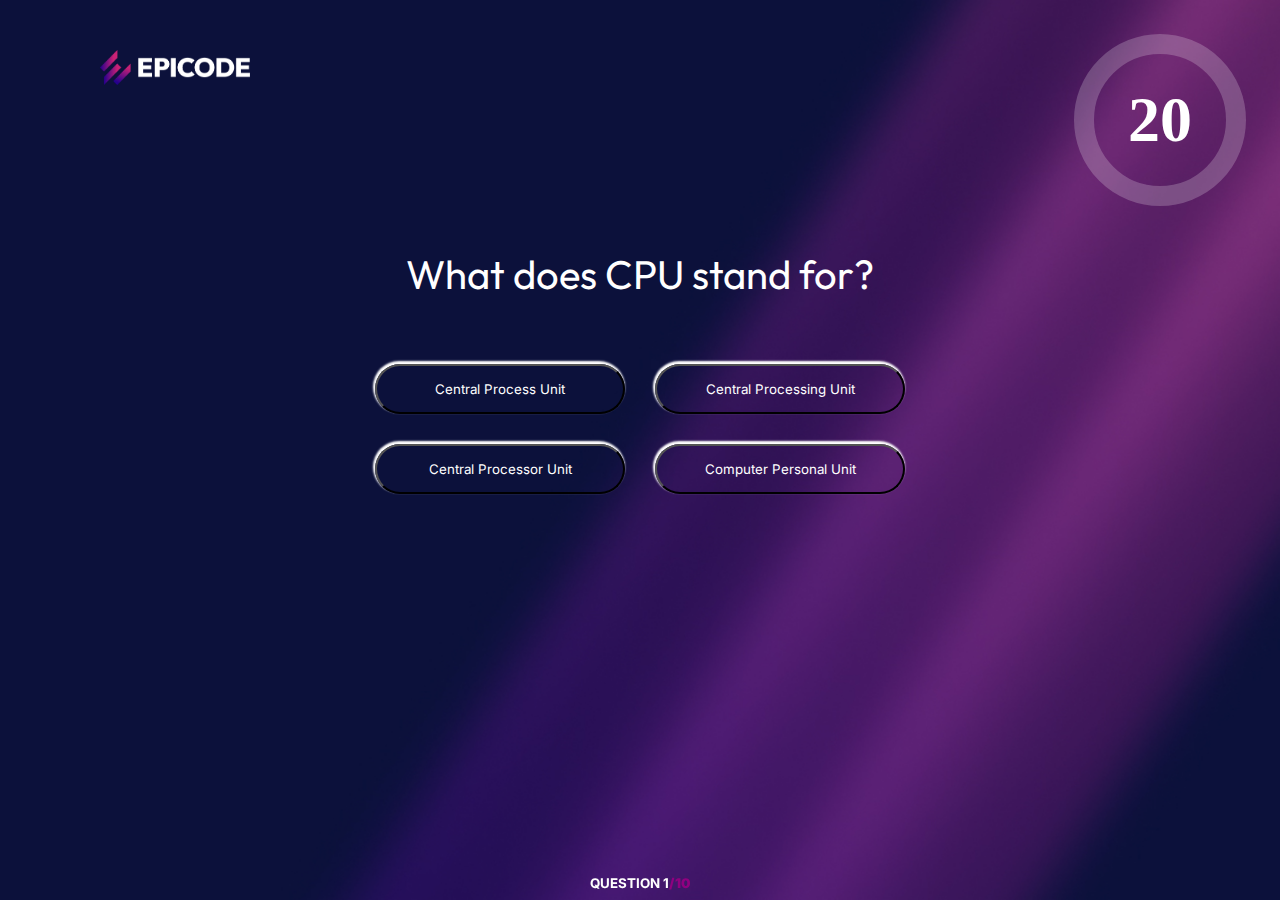
<file: Benchmark_Page.html>
<!DOCTYPE html>
<html lang="en">
  <head>
    <meta charset="UTF-8" />
    <meta name="viewport" content="width=device-width, initial-scale=1.0" />
    <link rel="stylesheet" href="./asset/css/Benchmark_style.css" />
    <title>Benchmark Page</title>
  </head>
  <body>
    <header>
      <div>
        <img src="./asset/img/epicode_logo.png" alt="logo_epicode" />
      </div>
      <div id="timer-container">
        <div class="animation-container">
          <svg width="100" height="100" viewBox="0 0 100 100">
            <circle class="anello-sotto" r="38" cx="50" cy="50" stroke-width="10" fill="none" />
            <circle class="anello-sopra" r="38" cx="50" cy="50" stroke-width="10" fill="none" />
          </svg>
          <div class="countdown-text">20</div>
        </div>
      </div>
    </header>
    <main>
      <div id="question"></div>
      <div id="container-options">
        <div id="options"></div>
      </div>
      <div id="buttonss"></div>
    </main>
    <div class="numberQuestion">
      <h1 id="question-header">QUESTION 1 <span>/ 10</span></h1>
    </div>
    <script src="./asset/js/Benchmark_page_script.js"></script>
  </body>
</html>
</file>
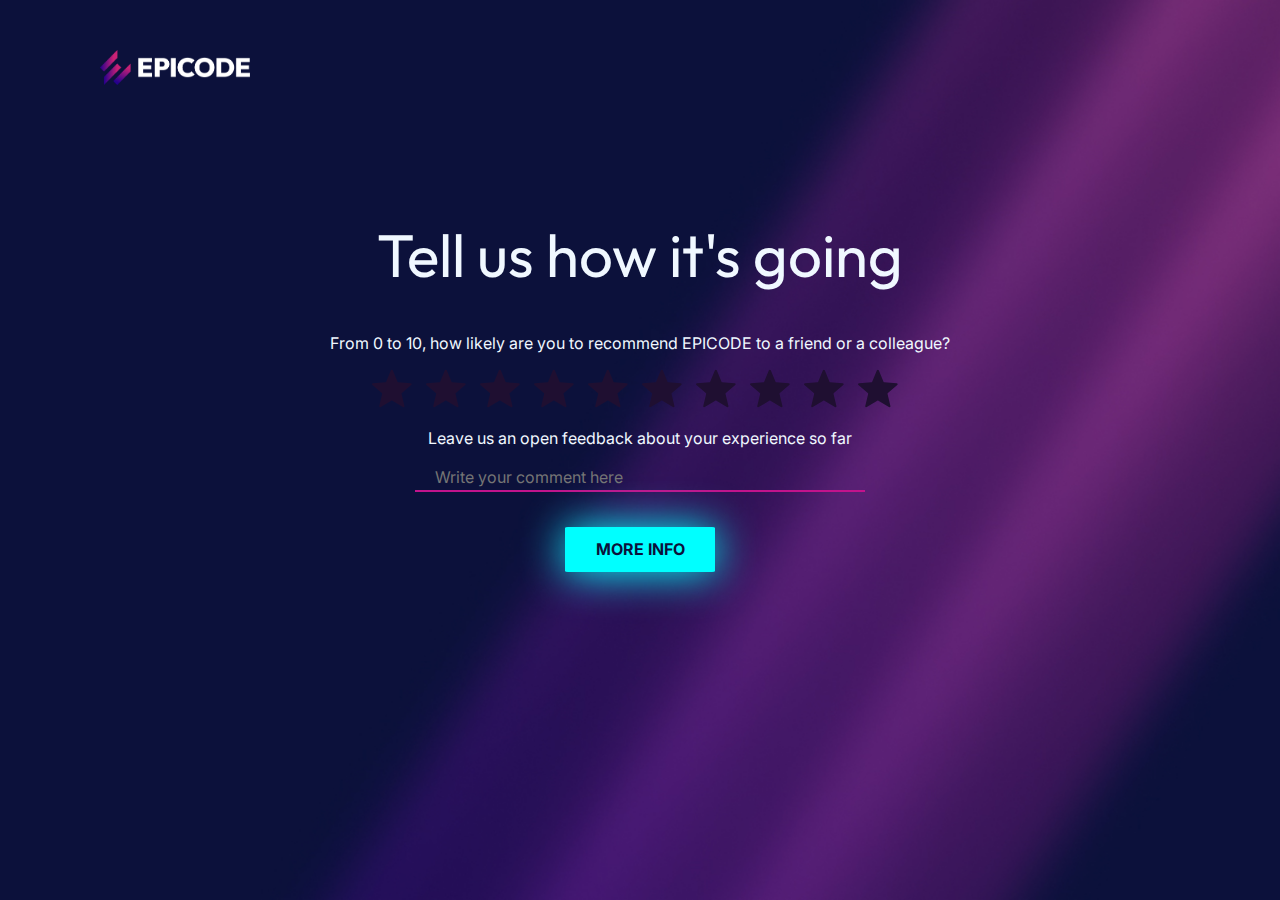
<file: RatingP.html>
<!DOCTYPE html>
<html lang="en">
  <head>
    <meta charset="UTF-8" />
    <meta name="viewport" content="width=device-width, initial-scale=1.0" />
    <title>RATING</title>
    <link rel="stylesheet" href="asset/css/RatingP-style.css">
  </head>
  <body>
    <header>
      <div >
        <img src="asset/img/epicode_logo.png" alt="Logo" class="img-logo">
      </div>
  
    </header>

    <div id="main-container">
    
   <main>
   
    <h1>Tell us how it's going</h1>
    <p>From 0 to 10, how likely are you to recommend  EPICODE to a friend or a colleague?</p>

   <div id="img-container">
    <img src="asset/img/star.svg" alt="Stella" class="stella">
    <img src="asset/img/star.svg" alt="Stella" class="stella">
    <img src="asset/img/star.svg" alt="Stella" class="stella">
    <img src="asset/img/star.svg" alt="Stella" class="stella">
    <img src="asset/img/star.svg" alt="Stella" class="stella">
    <img src="asset/img/star.svg" alt="Stella" class="stella">
    <img src="asset/img/star.svg" alt="Stella" class="stella">
    <img src="asset/img/star.svg " alt=Stella" class="stella">
    <img src="asset/img/star.svg " alt=Stella" class="stella">
    <img src="asset/img/star.svg" alt="Stella" class="stella">
    
   </div>
    <p>Leave us an open feedback about your experience so far</p>
    <form >
  <div class="input-text">
    <input type="text" placeholder="Write your comment here" >
  </div>
   <div id="button-container">
    <button id="button">MORE INFO</button>
  </form>
  </div>
  </main>
  </div>
  <script src="asset/js/RatingP.js"></script>
  </body>
</html>
</file>
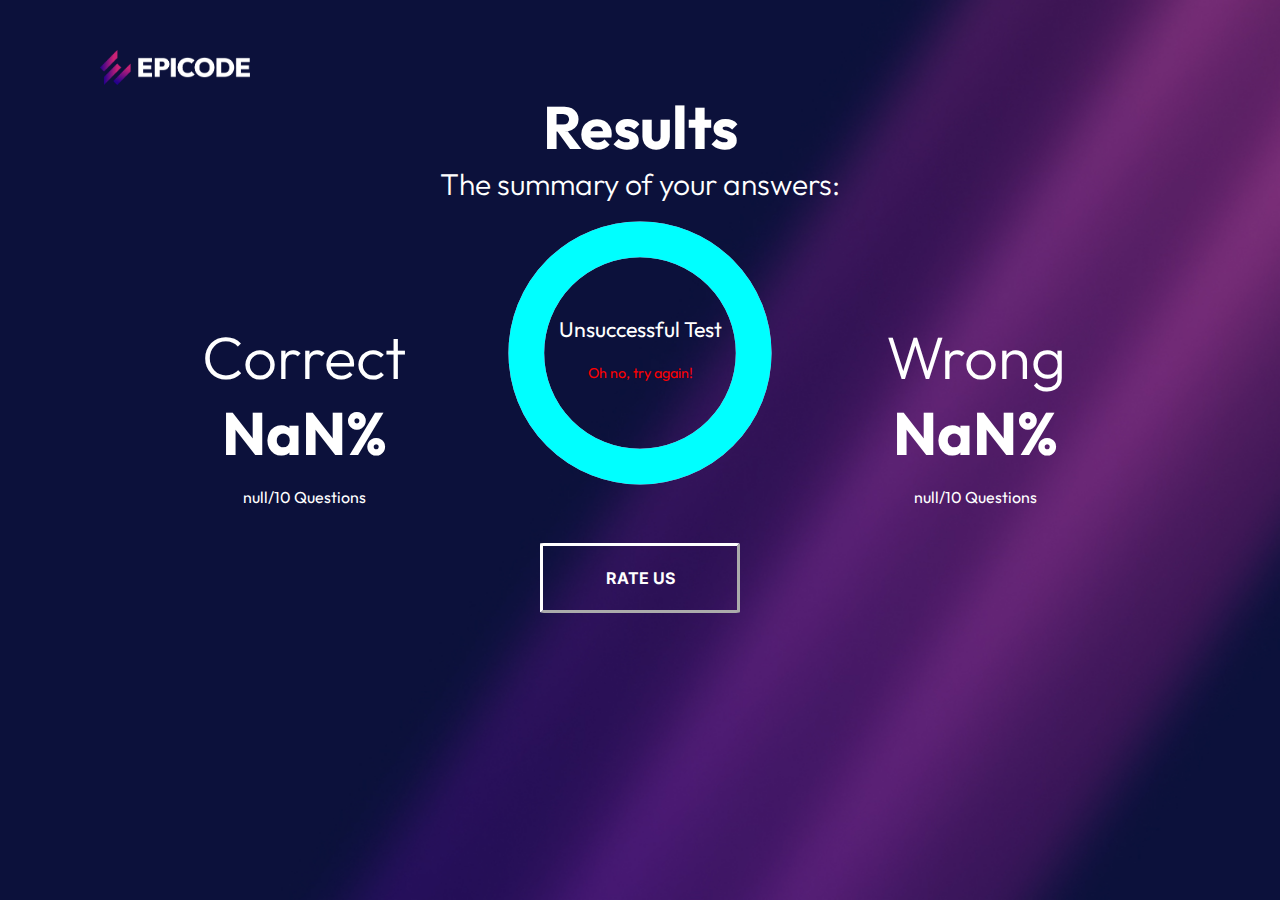
<file: Results-Page.html>
<!DOCTYPE html>
<html lang="en">
  <head>
    <meta charset="UTF-8" />
    <meta name="viewport" content="width=device-width, initial-scale=1.0" />
    <title>Results-Page</title>
    <link rel="stylesheet" href="./asset/css/Results-Page.css" />
    <script src="./asset/js/Benchmark_page_script.js"></script>
  </head>
  <body>
    <header>
      <img class="logo" src="./asset/img/epicode_logo.png" alt="Logo Epicode" />
    </header>
    <main>
      <div>
        <h1>Results</h1>
        <h4>The summary of your answers:</h4>
      </div>
      <section>
        <div class="divCiambella">
          <h1>Correct</h1>
          <h1 id="percetualeCorrect">0%</h1>
          <p id="correctTot">0 Correct Answers</p>
        </div>
        <div id="ciambella">
          <svg viewBox="0 0 42 42" class="donut">
            <circle class="donut-hole" cx="21" cy="21" r="15.91549430918954" fill="transparent"></circle>
            <circle id="wrongSegment" class="wrong-segment" cx="21" cy="21" r="15.91549430918954" fill="transparent" stroke="#c2128d" stroke-width="5"></circle>
            <circle
              id="correctSegment"
              class="correct-segment"
              cx="21"
              cy="21"
              r="15.91549430918954"
              fill="transparent"
              stroke="#00ffff"
              stroke-width="5"
            ></circle>

            <text id="circleText" x="21" y="18" text-anchor="middle" dominant-baseline="middle" font-size="3" fill="white">You passed</text>

            <text id="spanText" x="21" y="24" text-anchor="middle" dominant-baseline="middle" font-size="2" fill="currentColor"></text>
          </svg>
        </div>
        <div class="divCiambella">
          <h1>Wrong</h1>
          <h1 id="percentualeWrong">0%</h1>
          <p id="wrongTot">0 Wrong Questions</p>
        </div>
      </section>
    </main>
    <div class="button">
      <a href="./RatingP.html"><button>RATE US</button></a>
    </div>
    <script src="./asset/js/Results-Page.js"></script>
  </body>
</html>
</file>
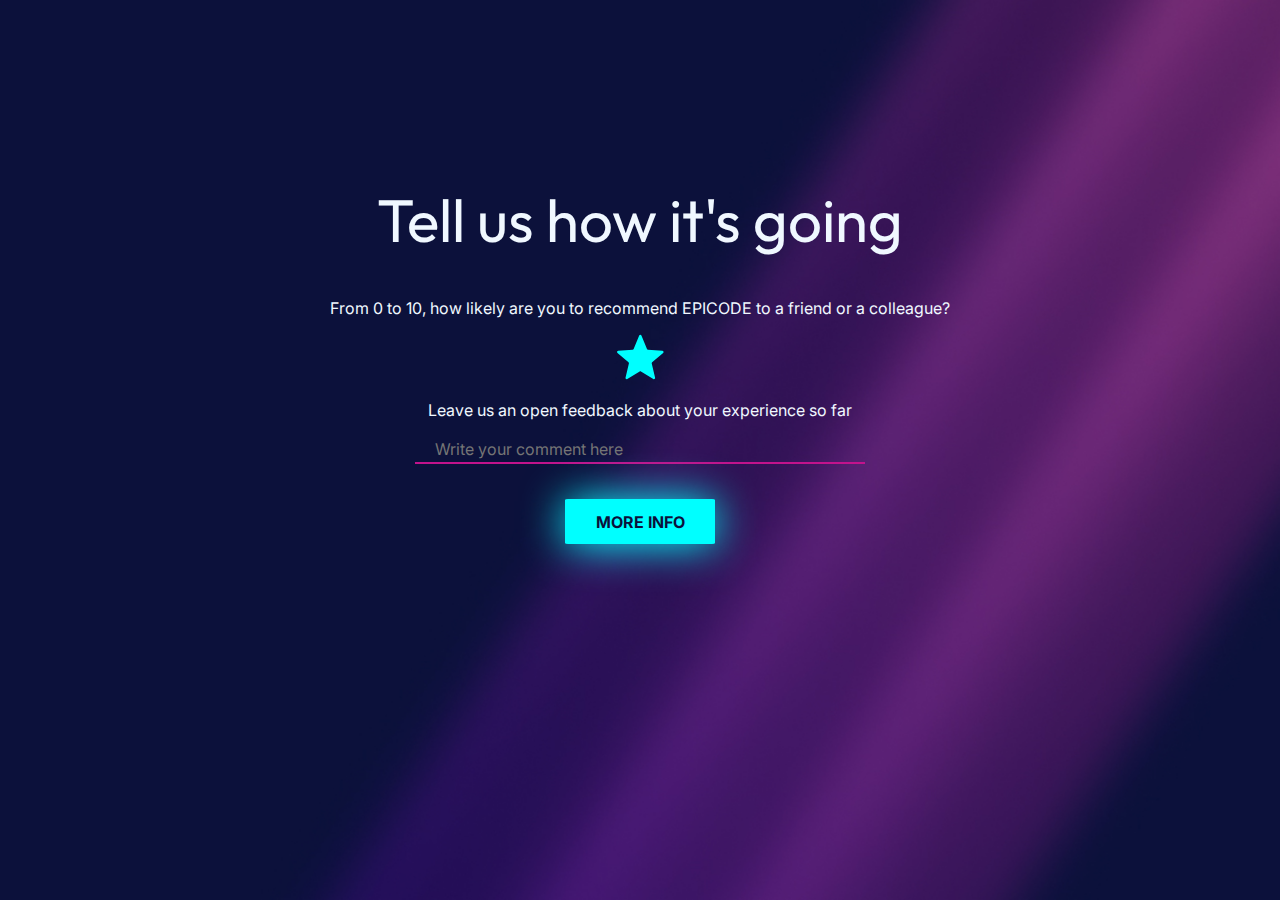
<file: Star-Page.html>
<!DOCTYPE html>
<html lang="en">
  <head>
    <meta charset="UTF-8" />
    <meta name="viewport" content="width=device-width, initial-scale=1.0" />
    <title>RATING</title>
    <link rel="stylesheet" href="asset/css/RatingP-style.css">
    <link href="https://fonts.googleapis.com/css2?family=Inter:ital,opsz,wght@0,14..32,100..900;1,14..32,100..900&display=swap" rel="stylesheet">

  </head>
  <body>
    <header>
      <div id="img-container">
        <img src="asset/img/epicode_logo.png" alt="Logo" class="img-logo">
      </div>
  
    </header>

    <div id="main-container">
    
   <main>
   
    <h1>Tell us how it's going</h1>
    <p>From 0 to 10, how likely are you to recommend  EPICODE to a friend or a colleague?</p>

   <div>
    <img src="asset/img/star.svg" alt="Stella">
   </div>

    <p>Leave us an open feedback about your experience so far</p>
  <div class="input-text">
    <input type="text" placeholder="Write your comment here" >
  </div>
   <div id="button-container">
    <button>MORE INFO</button>
  </div>
  </main>
  </div>
  </body>
</html>
</file>
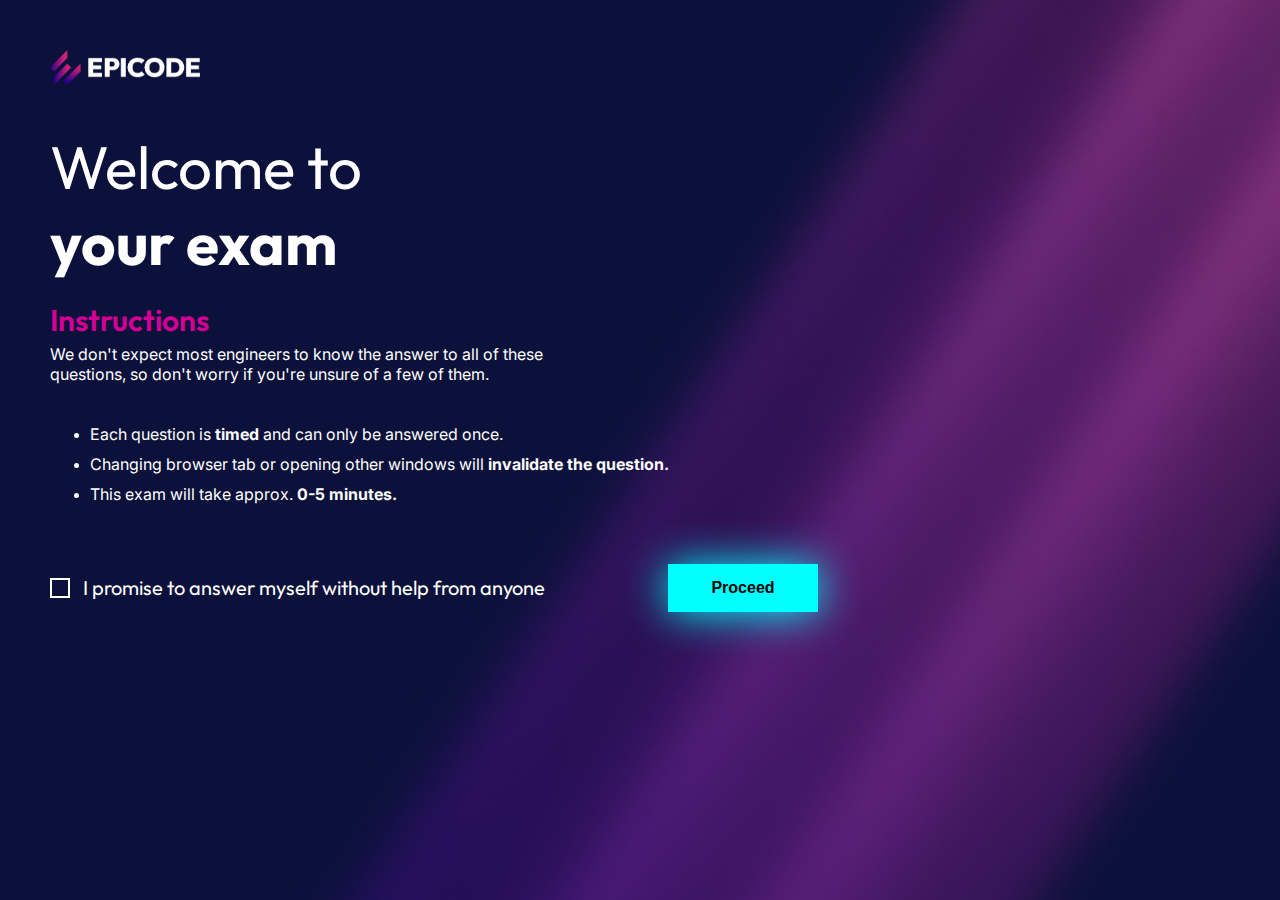
<file: Welcome-Page.html>
<!DOCTYPE html>
<html lang="en">
  <head>
    <meta charset="UTF-8" />
    <meta name="viewport" content="width=device-width, initial-scale=1.0" />
    <title>Welcome Page</title>
    <link rel="stylesheet" href="./asset/css/Welcome-style.css" />
  </head>
  <body>
    <header>
      <img src="./asset/img/epicode_logo.png" alt="logo" />
    </header>
    <main>
      <h1>
        Welcome to <br />
        <strong>your exam</strong>
      </h1>
      <h3>Instructions</h3>
      <p>
        We don't expect most engineers to know the answer to all of these <br />
        questions, so don't worry if you're unsure of a few of them.
      </p>
      <ul>
        <li>
          <p>Each question is <strong>timed</strong> and can only be answered once.</p>
        </li>
        <li>
          <p>Changing browser tab or opening other windows will <strong>invalidate the question.</strong></p>
        </li>
        <li>
          <p>This exam will take approx. <strong>0-5 minutes.</strong></p>
        </li>
      </ul>
      <form>
        <input type="checkbox" id="check" required />
        <label for="check"><p>I promise to answer myself without help from anyone</p></label>
        <a href="#"><button onclick="redirectToNextPage()" type="button">Proceed</button></a>
      </form>
    </main>
    <script src="./asset/js/welcome-page.js"></script>
  </body>
</html>
</file>
<file: asset/css/Benchmark_style.css>
@import url("https://fonts.googleapis.com/css2?family=Inter:ital,opsz,wght@0,14..32,100..900;1,14..32,100..900&family=Outfit:wght@100..900&display=swap");
*,
*::before,
::after {
  box-sizing: border-box;
}

body {
  margin: 0px;
  background-image: url("../img/bg.jpg");
  background-size: cover;
}
img {
  width: 250px;
  padding-top: 50px;
  padding-left: 100px;
}
main {
  margin-top: 160px;
  margin-bottom: 60px;
  text-align: center;
}
#countdown {
  position: absolute;
  top: 50px;
  right: 20px;
  width: 100px;
  height: 100px;
  font-size: 2rem;
  font-weight: bold;
  color: white;
  background-color: rgba(0, 0, 0, 0.5);
  padding: 10px 20px;
  border-radius: 50%;
  border: 10px solid #fff;
  box-shadow: 0 0 10px rgba(255, 255, 255, 0.5);
  transition: color 0.5s ease, transform 0.5s ease-in-out;
}

p {
  margin-top: 0;
  text-align: center;
  font-family: "Outfit", sans-serif;
  color: white;
  font-size: 40px;
  display: block;
  margin: -10px;
}
form {
  padding-top: 20px;
  padding-bottom: 40px;
  margin-top: 50px;
}

button {
  font-family: "Inter", sans-serif;
  color: white;
  border-radius: 50px;
  background-color: rgba(255, 255, 255, 0);
  box-shadow: -1px -2px 2px 1px rgb(255, 255, 255);
  display: inline-block;
  width: 250px;
  height: 50px;
  padding: 15px;
  margin: 15px;
}
h1 {
  color: white;
  text-align: center;
  font-family: "Inter", sans-serif;
  font-size: smaller;
}
span {
  color: #900080;
  font-weight: bolder;
}
#question {
  margin-top: 0;
  margin-bottom: 30px;
  text-align: center;
  font-family: "Outfit", sans-serif;
  color: white;
  font-size: 40px;
}

#container-options {
  max-width: 50%;
  align-items: center;
  margin: auto;
}

.option-btn {
  font-family: "Inter", sans-serif;
  color: white;
  border-radius: 50px;
  background-color: rgba(255, 255, 255, 0);
  box-shadow: -1px -2px 2px 1px rgb(255, 255, 255);
  width: 250px;
  height: 50px;
  padding: 15px;
  margin: 15px;
}

.option-btn:hover {
  cursor: pointer;
  background-color: purple;
}

.numberQuestion {
  position: fixed;
  bottom: 0;
  left: 0;
  width: 100%;
}
.animation-container {
  position: absolute;
  top: 20px;
  right: 20px;
  width: 200px;
  height: 200px;
  text-align: center;
}

svg {
  position: absolute;
  top: 0;
  left: 0;
  width: 100%;
  height: 100%;
  transform: rotate(-90deg);
}

.anello-sotto {
  stroke-dasharray: 265;
  stroke-dashoffset: 0;
  stroke: rgba(255, 253, 254, 0.211);
  border-color: transparent;
}

.anello-sopra {
  stroke-dasharray: 265;
  stroke-dashoffset: 265;
  stroke: #6cf;
  transition: stroke-dashoffset 1s linear;
}

.countdown-text {
  position: absolute;
  top: 50%;
  left: 50%;
  transform: translate(-50%, -50%);
  font-size: 4rem;
  font-weight: bold;
  color: #ffffff;
}
</file>
<file: asset/css/RatingP-style.css>
@import url("https://fonts.googleapis.com/css2?family=Inter:ital,opsz,wght@0,14..32,100..900;1,14..32,100..900&family=Outfit&display=swap");
@import url("https://fonts.googleapis.com/css2?family=Inter:ital,opsz,wght@0,14..32,100..900;1,14..32,100..900&family=Outfit&display=swap");

*,
*::before,
*::after {
  box-sizing: border-box;
}

body {
  margin: 0;
  height: 100vh;
  background-image: url(../img/bg.jpg);
  background-size: cover;
  background-repeat: no-repeat;
  background-position: center;
}

h1,
h2,
h3,
h4,
h5,
h6 {
  margin-top: 0;
  font-family: "Outfit", sans-serif;
  font-optical-sizing: auto;
  font-weight: 400;
  font-style: normal;
  font-size: 60px;
}

p {
  font-family: "Inter", sans-serif;
  font-optical-sizing: auto;
  font-weight: 400;
  font-style: normal;
  font-size: 16px;
}
.img-logo {
  width: 250px;
  padding-top: 50px;
  padding-left: 100px;
}

#main-container {
  text-align: center;
  margin: 10%;
  color: aliceblue;
}

#img-container {
  display: block;
  cursor: pointer;
}

#img-container img {
  display: inline-block;
  margin-right: 10px;
  width: 40px;
  height: auto;
  border-radius: 8px;
}
.stella {
  width: 40px;
  height: 40px;
  cursor: pointer;
  transition: transform 0.2s, filter 0.2s;
  filter: brightness(0.25%) saturate(100%) invert(12%) sepia(7%) saturate(5610%) hue-rotate(193deg) brightness(96%) contrast(110%);
}

.stella:hover {
  transform: scale(1.2);
}

.stella.selected {
  filter: brightness(0) saturate(100%) invert(86%) sepia(100%) saturate(1216%) hue-rotate(106deg) brightness(102%) contrast(103%);
}

#main-container .input-text input {
  display: inline-block;
  width: 450px;
  background: none;
  border: none;
  border-bottom: 2px solid #c2138c;
  outline: none;
  color: aliceblue;
  padding: 3px 0;
  padding-left: 20px;
  font-family: "Inter", sans-serif;
  font-optical-sizing: auto;
  font-weight: 400;
  font-style: normal;
  font-size: 16px;
}

button {
  background-color: #00ffff;
  font-family: "Inter", sans-serif;
  color: #0b113b;
  font-size: 16px;
  font-weight: bold;
  height: 45px;
  width: 150px;
  border-radius: 2%;
  margin-top: 35px;
  box-shadow: 0px 1px 43px #00ffff;
  border-style: none;
}
</file>
<file: asset/css/Results-Page.css>
@import url("https://fonts.googleapis.com/css2?family=Outfit:wght@100..900&display=swap");
@import url("https://fonts.googleapis.com/css2?family=Inter:ital,opsz,wght@0,14..32,100..900;1,14..32,100..900&family=Outfit:wght@100..900&display=swap");

*,
*::before,
*::after {
  box-sizing: border-box;
}

body {
  margin: 0;
  background-image: url(../img/bg.jpg);
  background-size: cover;
  color: white;
  font-family: "Outfit", sans-serif;
}

main {
  text-align: center;
}

#title-results {
  margin-top: 60px;
}

section {
  margin-left: 10%;
  margin-right: 10%;
}
main section div {
  display: inline-block;
  width: 32.5%;
}

.divCiambella {
  align-items: center;
  padding: 0;
}

.logo {
  width: 250px;
  padding-left: 100px;
  padding-top: 50px;
}

button {
  margin-top: 20px;
  margin-bottom: 100px;
  text-align: center;
  font-family: "Inter", sans-serif;
  background-color: transparent;
  font-size: 16px;
  font-weight: bold;
  height: 70px;
  width: 200px;
  border-radius: 2%;
  border-color: white;
  border-width: 3px;
  color: white;
}

.button {
  text-align: center;
  color: white;
}

h1 {
  font-size: 60px;
  margin-top: 0px;
  margin-bottom: 0px;
}

h4 {
  margin-top: 0px;
  margin-bottom: 0px;
  font-size: 30px;
  font-weight: 300;
}

section h1 {
  font-weight: 300;
}

p {
  font-size: 16px;
}

svg {
  width: 300px;
  height: 300px;
}

#percentualeWrong,
#percetualeCorrect {
  padding: 0;
  font-weight: bold;
  margin-top: 0px;
}
</file>
<file: asset/css/Welcome-style.css>
@import url("https://fonts.googleapis.com/css2?family=Outfit:wght@100..900&display=swap");
@import url("https://fonts.googleapis.com/css2?family=Inter:ital,opsz,wght@0,14..32,100..900;1,14..32,100..900&family=Outfit:wght@100..900&display=swap");
*,
*::before,
*::after {
  box-sizing: border-box;
}

body {
  background-image: url(../img/bg.jpg);
  height: 100vh;
  background-repeat: no-repeat;
  background-size: cover;
  margin: 0;
  padding: 50px;
}

h1,
h2,
h3,
h4,
h5,
h6 {
  margin-top: 0;
}

p {
  margin-top: 0;
}

header {
  margin-bottom: 40px;
}

header img {
  width: 150px;
}

main h1 {
  color: white;
  font-family: "Outfit", sans-serif;
  font-size: 60px;
  font-weight: 400;
  margin-bottom: 20px;
  margin-top: 40px;
}

main h3 {
  color: #d20094;
  font-family: "Outfit", sans-serif;
  font-size: 30px;
  font-weight: 600;
  margin-bottom: 5px;
}

main p {
  color: white;
  font-family: "inter", sans-serif;
  font-size: 16px;
  font-weight: 400;
  margin-bottom: 40px;
}
main li {
  color: white;
}
main li p {
  margin-bottom: 10px;
}

main form {
  margin-top: 60px;
  font-family: "Outfit", sans-serif;
}

input[type="checkbox"] {
  -webkit-appearance: none;
  -moz-appearance: none;
  appearance: none;
  cursor: pointer;
  width: 20px;
  height: 20px;
  margin-right: 10px;
  margin-left: 0;
  vertical-align: middle;
  border: 2px solid rgb(255, 255, 255);
}

input[type="checkbox"]:checked {
  -webkit-appearance: checkbox;
  -moz-appearance: checkbox;
  appearance: checkbox;
  cursor: pointer;
  border: 2px solid black;
  box-shadow: 0px 1px 43px #00ffff;
}

main form p {
  display: inline;
  color: white;
  font-family: "Outfit", sans-serif;
  font-size: 20px;
  font-weight: 400;
  margin-bottom: 10px;
  margin-right: 60px;
  vertical-align: middle;
}

main form button {
  background-color: #00ffff;
  width: 150px;
  margin-left: 60px;
  padding: 15px 30px;
  vertical-align: middle;
  color: black;
  padding: 15px 30px;
  border: none;
  font-weight: bold;
  font-size: 16px;
  box-shadow: 0px 1px 43px #00ffff;
}
main form button:hover {
  cursor: pointer;
  box-shadow: 0px 1px 43px #730051;
}
</file>
